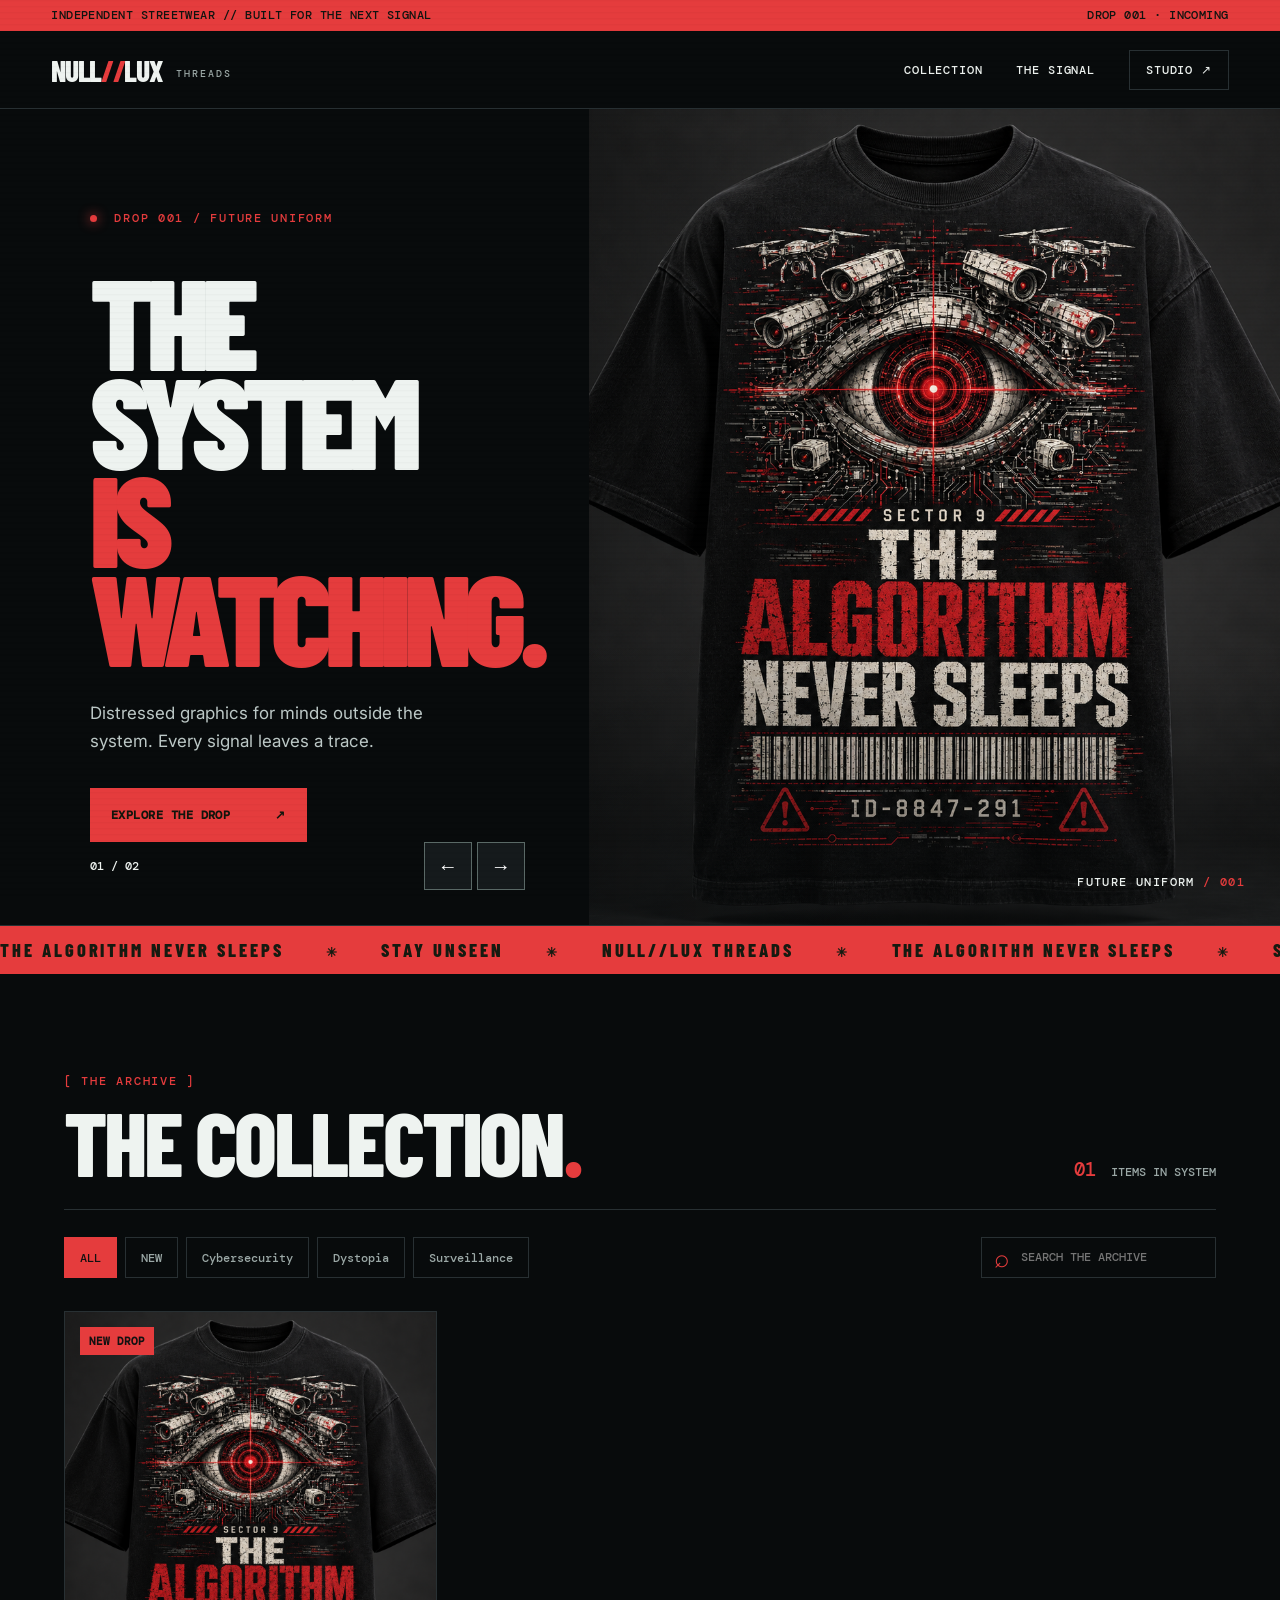
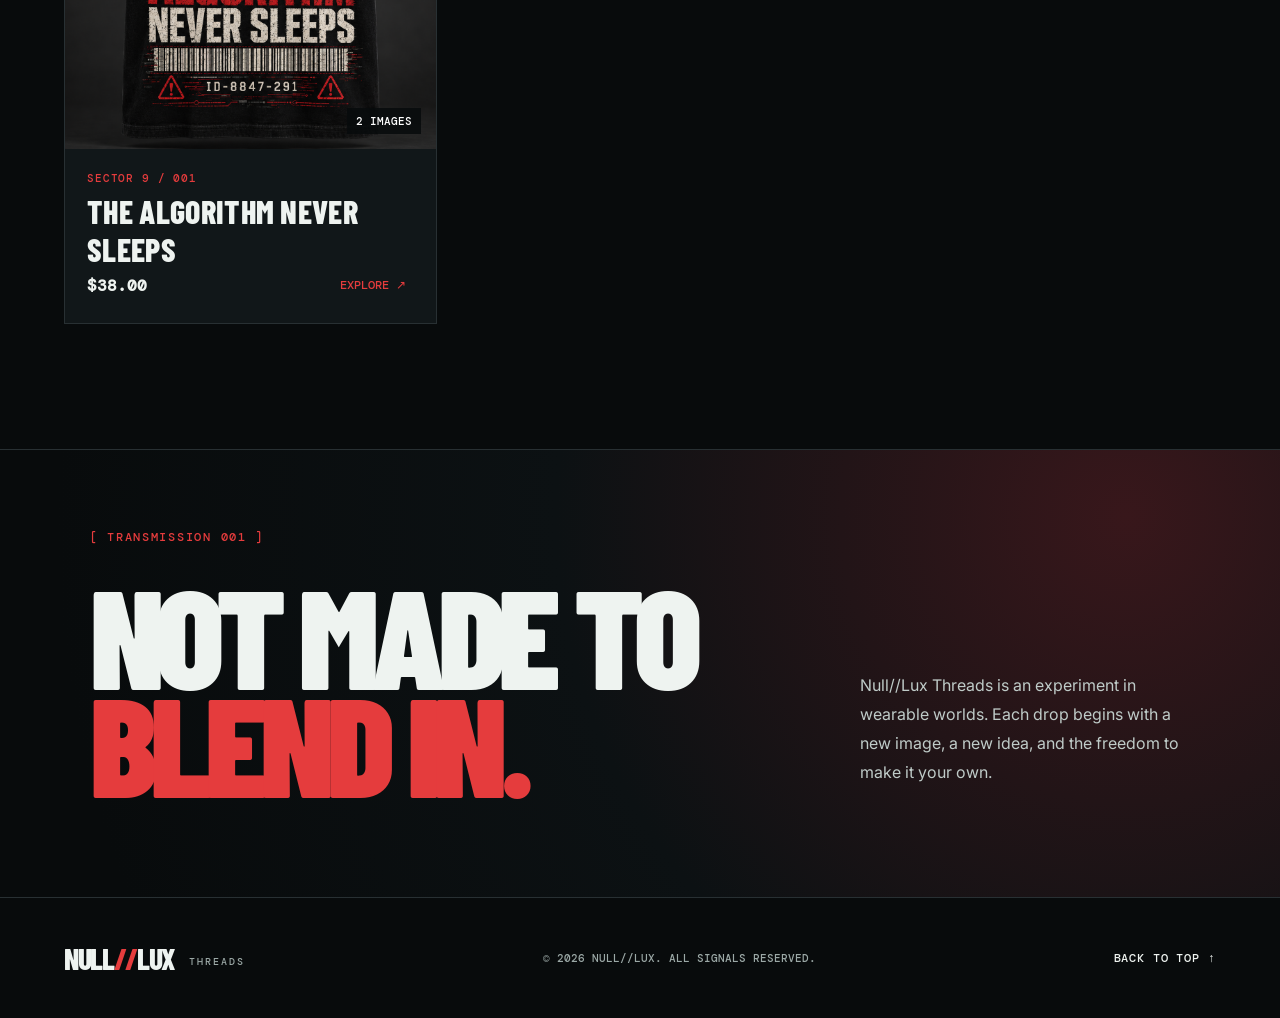
<file: index.html>
<!doctype html>
<html lang="en"><head><meta charset="utf-8"><meta name="viewport" content="width=device-width, initial-scale=1"><meta name="theme-color" content="#080b0c"><meta name="description" content="Null//Lux Threads — future-facing graphic streetwear."><title>NULL//LUX — THREADS</title><link rel="stylesheet" href="styles.css"></head>
<body><div class="scanline" aria-hidden="true"></div><div class="announcement"><span>INDEPENDENT STREETWEAR // BUILT FOR THE NEXT SIGNAL</span><span>DROP 001 · INCOMING</span></div>
<header class="site-header"><a href="#top" class="wordmark" aria-label="Null Lux Threads home">NULL<span>//</span>LUX <small>THREADS</small></a><nav aria-label="Main navigation"><a href="#collection">COLLECTION</a><a href="#dispatch">THE SIGNAL</a><a href="studio.html" class="studio-link">STUDIO ↗</a></nav><button class="menu-button" id="menuButton" aria-label="Open menu" aria-expanded="false">☰</button></header>
<main id="top"><section class="hero"><div class="hero-copy"><div class="eyebrow"><span class="live-dot"></span> DROP 001 / FUTURE UNIFORM</div><h1>THE SYSTEM<br><em>IS WATCHING.</em></h1><p>Distressed graphics for minds outside the system. Every signal leaves a trace.</p><a class="primary-button" href="#collection">EXPLORE THE DROP <span>↗</span></a><div class="hero-foot"><span>01 / <span id="heroTotal">01</span></span><div class="hero-controls"><button id="prevHero" aria-label="Previous featured image">←</button><button id="nextHero" aria-label="Next featured image">→</button></div></div></div><div class="hero-image-wrap"><img id="heroImage" src="assets/algorithm-editorial.png" alt="Black surveillance graphic T-shirt in a dystopian corridor"><div class="hero-image-label">FUTURE UNIFORM <span> / 001</span></div></div></section>
<div class="ticker"><div>THE ALGORITHM NEVER SLEEPS <b>✳</b> STAY UNSEEN <b>✳</b> NULL//LUX THREADS <b>✳</b> THE ALGORITHM NEVER SLEEPS <b>✳</b> STAY UNSEEN <b>✳</b> NULL//LUX THREADS <b>✳</b></div></div>
<section class="collection" id="collection"><div class="section-header"><div><div class="eyebrow">[ THE ARCHIVE ]</div><h2>THE COLLECTION<span class="lime">.</span></h2></div><div class="index-count"><span id="productCount">00</span> ITEMS IN SYSTEM</div></div><div class="toolbar"><div class="filters" id="filters" aria-label="Filter products"></div><label class="search-box"><span>⌕</span><input id="search" type="search" placeholder="SEARCH THE ARCHIVE" aria-label="Search products"></label></div><div class="product-grid" id="productGrid" aria-live="polite"></div><p class="empty" id="emptyState" hidden>NO MATCHES IN THE ARCHIVE. TRY ANOTHER SIGNAL.</p></section>
<section class="dispatch" id="dispatch"><div class="eyebrow">[ TRANSMISSION 001 ]</div><div class="dispatch-inner"><h2>NOT MADE TO<br><em>BLEND IN.</em></h2><p>Null//Lux Threads is an experiment in wearable worlds. Each drop begins with a new image, a new idea, and the freedom to make it your own.</p></div></section></main>
<footer><div class="wordmark">NULL<span>//</span>LUX <small>THREADS</small></div><span>© <span id="year"></span> NULL//LUX. ALL SIGNALS RESERVED.</span><a href="#top">BACK TO TOP ↑</a></footer>
<dialog id="productDialog" class="product-dialog"><button class="dialog-close" id="closeDialog" aria-label="Close product">×</button><div class="dialog-layout"><div class="gallery"><div class="gallery-stage"><img id="dialogImage" alt=""><button id="prevImage" class="gallery-arrow left" aria-label="Previous mockup">←</button><button id="nextImage" class="gallery-arrow right" aria-label="Next mockup">→</button><div class="gallery-counter" id="galleryCounter"></div></div><div id="thumbnails" class="thumbnails"></div></div><div class="dialog-details"><div class="eyebrow" id="dialogCollection"></div><h2 id="dialogName"></h2><p class="price" id="dialogPrice"></p><p id="dialogDescription"></p><div id="dialogTags" class="tags"></div><a id="buyButton" class="primary-button" href="#" target="_blank" rel="noopener noreferrer">VIEW PRODUCT ↗</a><p class="purchase-note" id="purchaseNote"></p><p class="print-note">Printed on demand. Fulfillment and checkout details appear on the linked product page.</p></div></div></dialog>
<script src="app.js" defer></script></body></html>
</file>
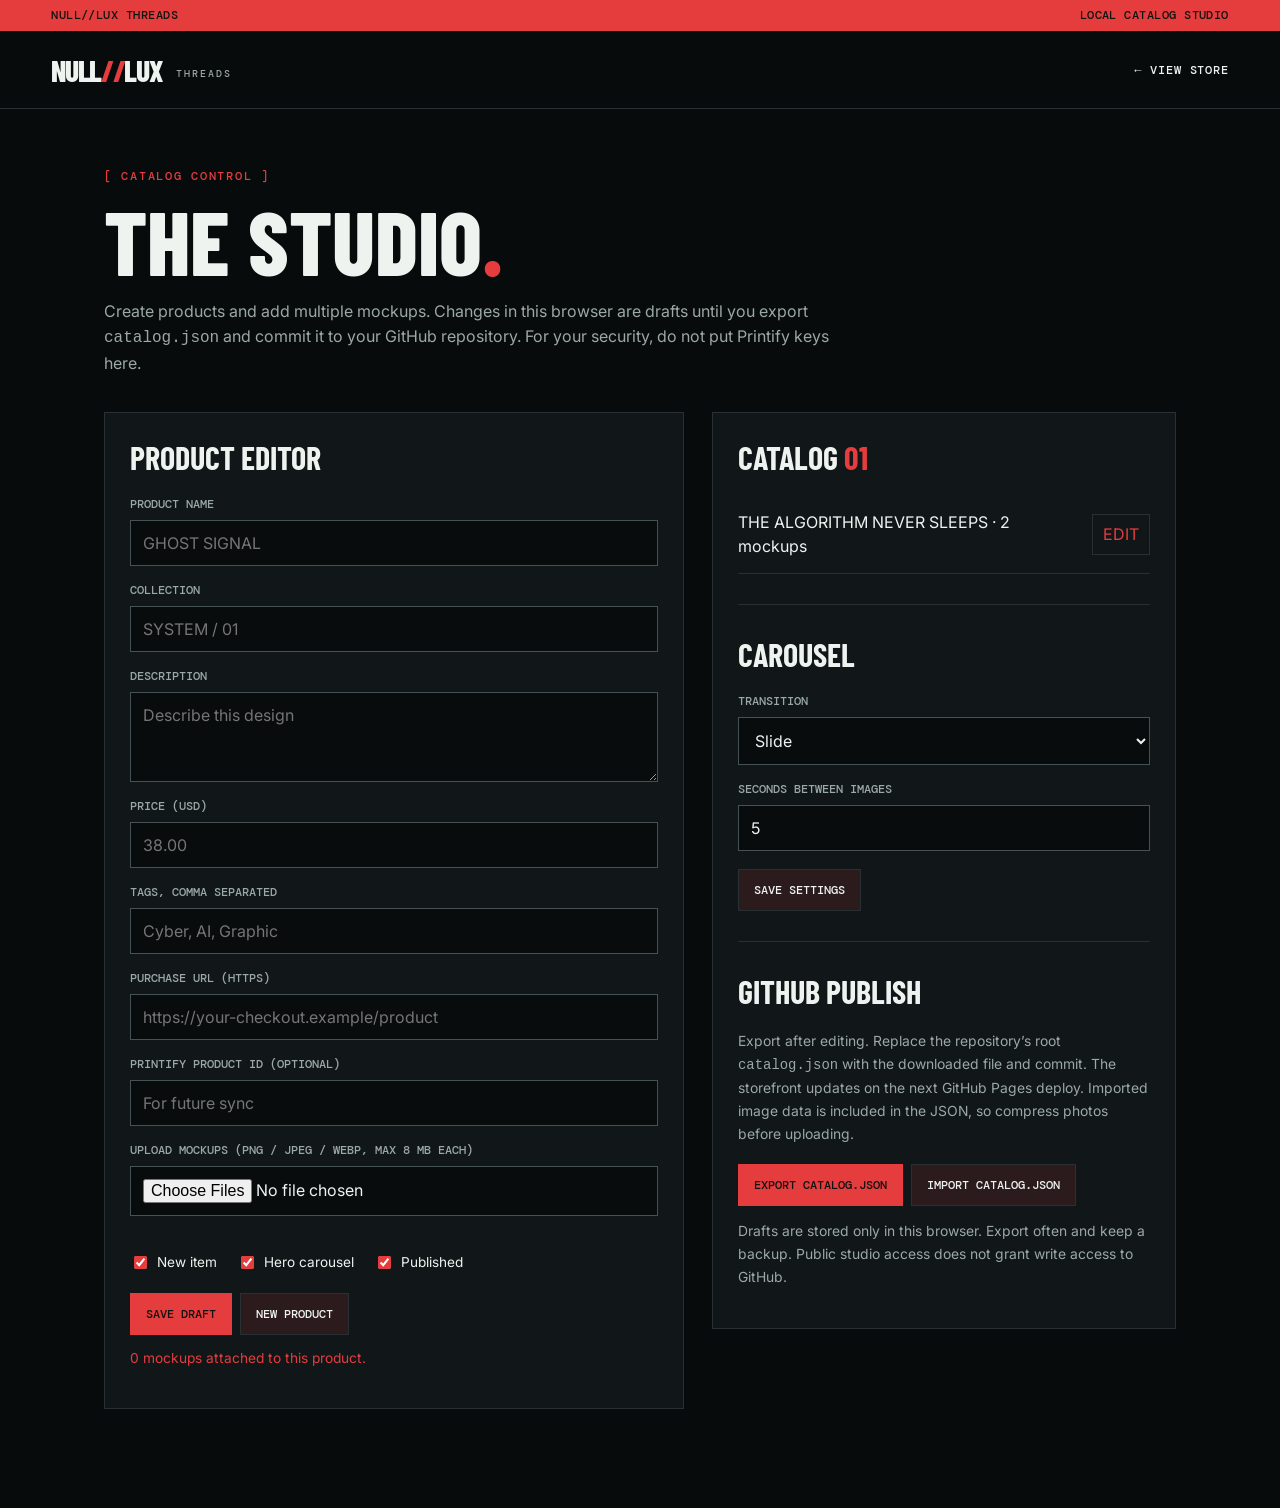
<file: studio.html>
<!doctype html><html lang="en"><head><meta charset="utf-8"><meta name="viewport" content="width=device-width, initial-scale=1"><meta name="theme-color" content="#080b0c"><title>STUDIO — NULL//LUX THREADS</title><link rel="stylesheet" href="styles.css"></head><body><div class="announcement">NULL//LUX THREADS <span>LOCAL CATALOG STUDIO</span></div><header class="site-header"><a href="index.html" class="wordmark">NULL<span>//</span>LUX <small>THREADS</small></a><nav><a href="index.html">← VIEW STORE</a></nav></header><main class="studio-page"><div class="eyebrow">[ CATALOG CONTROL ]</div><h1>THE STUDIO<span class="lime">.</span></h1><p class="studio-intro">Create products and add multiple mockups. Changes in this browser are drafts until you export <code>catalog.json</code> and commit it to your GitHub repository. For your security, do not put Printify keys here.</p><div class="studio-columns"><section class="studio-panel"><h2>PRODUCT EDITOR</h2><form id="productForm"><input id="productId" type="hidden"><label class="field">PRODUCT NAME<input id="name" required maxlength="80" placeholder="GHOST SIGNAL"></label><label class="field">COLLECTION<input id="collection" maxlength="60" placeholder="SYSTEM / 01"></label><label class="field">DESCRIPTION<textarea id="description" maxlength="600" placeholder="Describe this design"></textarea></label><label class="field">PRICE (USD)<input id="price" required type="number" min="0" step="0.01" placeholder="38.00"></label><label class="field">TAGS, COMMA SEPARATED<input id="tags" placeholder="Cyber, AI, Graphic"></label><label class="field">PURCHASE URL (HTTPS)<input id="purchaseUrl" type="url" placeholder="https://your-checkout.example/product"></label><label class="field">PRINTIFY PRODUCT ID (OPTIONAL)<input id="printifyProductId" placeholder="For future sync"></label><label class="field">UPLOAD MOCKUPS (PNG / JPEG / WEBP, MAX 8 MB EACH)<input id="images" type="file" accept="image/png,image/jpeg,image/webp" multiple></label><div class="asset-preview" id="assetPreview"></div><div class="checkrow"><label><input type="checkbox" id="isNew" checked> New item</label><label><input type="checkbox" id="featured" checked> Hero carousel</label><label><input type="checkbox" id="published" checked> Published</label></div><div class="action-row"><button class="accent" type="submit">SAVE DRAFT</button><button id="clearForm" type="button">NEW PRODUCT</button><button id="deleteProduct" class="danger" type="button" hidden>DELETE PRODUCT</button></div></form><p id="status" class="status" role="status"></p></section><aside><section class="studio-panel"><h2>CATALOG <span id="studioCount" class="lime">00</span></h2><ul id="studioList" class="studio-list"></ul><hr class="divider"><h2>CAROUSEL</h2><label class="field">TRANSITION<select id="carouselStyle"><option value="slide">Slide</option><option value="fade">Fade</option></select></label><label class="field">SECONDS BETWEEN IMAGES<input id="carouselSeconds" type="number" min="2" max="20" value="5"></label><div class="action-row"><button id="saveSettings" type="button">SAVE SETTINGS</button></div><hr class="divider"><h2>GITHUB PUBLISH</h2><p class="help">Export after editing. Replace the repository’s root <code>catalog.json</code> with the downloaded file and commit. The storefront updates on the next GitHub Pages deploy. Imported image data is included in the JSON, so compress photos before uploading.</p><div class="action-row"><button id="exportCatalog" class="accent" type="button">EXPORT CATALOG.JSON</button><label for="importCatalog">IMPORT CATALOG.JSON</label><input id="importCatalog" class="hidden-input" type="file" accept="application/json,.json"></div><p class="help">Drafts are stored only in this browser. Export often and keep a backup. Public studio access does not grant write access to GitHub.</p></section></aside></div></main><script src="studio.js" defer></script></body></html>
</file>
<file: styles.css>
@import url('https://fonts.googleapis.com/css2?family=Barlow+Condensed:wght@500;600;700;800;900&family=DM+Mono:wght@400;500&family=Inter:wght@400;500;600;700&display=swap');
:root{--bg:#080b0c;--panel:#111719;--line:#283033;--text:#eef3f0;--muted:#9ba8a6;--lime:#e53c3d;--blue:#a61f28}*{box-sizing:border-box}html{scroll-behavior:smooth}body{margin:0;background:var(--bg);color:var(--text);font:16px/1.55 Inter,Arial,sans-serif}button,input,textarea,select{font:inherit}button,a{touch-action:manipulation}button{cursor:pointer}a{color:inherit;text-decoration:none}img{max-width:100%;display:block}.scanline{position:fixed;inset:0;pointer-events:none;z-index:20;background:repeating-linear-gradient(0deg,transparent 0 4px,#0001 5px 6px);opacity:.27}.announcement{display:flex;justify-content:space-between;gap:16px;background:var(--lime);color:#101410;padding:8px 4vw;font:500 .72rem 'DM Mono',monospace;letter-spacing:.04em}.site-header{height:78px;padding:0 4vw;display:flex;align-items:center;justify-content:space-between;border-bottom:1px solid var(--line);background:#080b0cee;position:relative;z-index:10}.wordmark{font:800 1.85rem 'Barlow Condensed',sans-serif;letter-spacing:-.045em}.wordmark span{color:var(--lime)}.wordmark small{display:inline-block;font:500 .6rem 'DM Mono',monospace;letter-spacing:.21em;vertical-align:middle;margin-left:9px;color:var(--muted)}nav{display:flex;align-items:center;gap:34px}nav a,footer a{font:500 .76rem 'DM Mono',monospace;letter-spacing:.07em}nav a:hover,footer a:hover{color:var(--lime)}.studio-link{border:1px solid var(--line);padding:11px 16px}.menu-button{display:none;background:none;border:0;color:var(--text);font-size:1.5rem}.eyebrow{font:500 .72rem 'DM Mono',monospace;letter-spacing:.15em;color:var(--lime)}.live-dot{display:inline-block;width:7px;height:7px;border-radius:50%;background:var(--lime);box-shadow:0 0 12px var(--lime);margin-right:9px}.hero{min-height:650px;display:grid;grid-template-columns:46% 54%;border-bottom:1px solid var(--line)}.hero-copy{padding:8vw 5vw 35px 7vw;display:flex;flex-direction:column;align-items:flex-start}.hero h1,.dispatch h2{font:900 clamp(4.8rem,10vw,11.5rem)/.77 'Barlow Condensed',Impact,sans-serif;letter-spacing:-.055em;margin:45px 0 33px}.hero h1 em,.dispatch h2 em{font-style:normal;color:var(--lime)}.hero-copy>p{color:#bdc9c7;max-width:390px;font-size:1.06rem;line-height:1.7;margin:0 0 32px}.primary-button{display:inline-flex;align-items:center;justify-content:space-between;gap:45px;background:var(--lime);color:#11150c;padding:16px 20px;font:700 .77rem 'DM Mono',monospace;letter-spacing:.04em;border:1px solid var(--lime);min-height:54px}.primary-button:hover{background:#ff6969}.hero-foot{margin-top:auto;width:100%;display:flex;justify-content:space-between;align-items:center;font:500 .74rem 'DM Mono',monospace}.hero-controls{display:flex;gap:5px}.hero-controls button,.gallery-arrow{background:#151a1c;border:1px solid #5a6966;color:white;width:48px;height:48px;font-size:1.25rem}.hero-controls button:hover,.gallery-arrow:hover{color:var(--lime);border-color:var(--lime)}.hero-image-wrap{position:relative;overflow:hidden;background:#132027}.hero-image-wrap:after{content:'';position:absolute;inset:0;background:linear-gradient(90deg,#080b0c33,transparent 45%),linear-gradient(0deg,#080b0c77,transparent 35%);pointer-events:none}.hero-image-wrap img{width:100%;height:100%;object-fit:cover;transition:opacity .38s,transform .5s}.hero-image-wrap img.fade{opacity:.15}.hero-image-label{position:absolute;z-index:1;right:35px;bottom:35px;font:500 .72rem 'DM Mono',monospace;letter-spacing:.12em}.hero-image-label span{color:var(--lime)}.ticker{background:var(--lime);color:#151a10;overflow:hidden;white-space:nowrap;padding:13px 0;font:800 1.15rem 'Barlow Condensed',sans-serif;letter-spacing:.16em}.ticker div{width:max-content;animation:marquee 26s linear infinite}.ticker b{padding:0 35px;font-size:.8rem}@keyframes marquee{to{transform:translateX(-50%)}}.collection{padding:100px 5vw 125px;max-width:1600px;margin:auto}.section-header{display:flex;justify-content:space-between;align-items:end;border-bottom:1px solid var(--line);padding-bottom:27px}.section-header h2{font:800 clamp(3.8rem,7vw,7rem)/.9 'Barlow Condensed',sans-serif;letter-spacing:-.035em;margin:12px 0 0}.lime{color:var(--lime)}.index-count{font:500 .72rem 'DM Mono',monospace;color:var(--muted)}.index-count span{font-size:1.2rem;color:var(--lime);margin-right:8px}.toolbar{display:flex;justify-content:space-between;gap:20px;margin:27px 0 33px}.filters{display:flex;flex-wrap:wrap;gap:8px}.filter{border:1px solid var(--line);background:transparent;color:var(--muted);font:500 .74rem 'DM Mono',monospace;padding:10px 15px}.filter.active,.filter:hover{border-color:var(--lime);color:#111;background:var(--lime)}.search-box{display:flex;align-items:center;border:1px solid var(--line);min-width:235px;padding:0 12px;color:var(--lime)}.search-box span{font-size:1.6rem}.search-box input{min-width:0;width:100%;border:0;outline:0;background:transparent;color:var(--text);font:500 .72rem 'DM Mono',monospace;padding:11px}.search-box:focus-within{border-color:var(--lime)}.product-grid{display:grid;grid-template-columns:repeat(3,minmax(0,1fr));gap:16px}.product-card{border:1px solid var(--line);background:var(--panel);overflow:hidden}.card-image{position:relative;aspect-ratio:4/4.7;background:#182225;overflow:hidden;border:0;padding:0;width:100%;display:block}.card-image img{width:100%;height:100%;object-fit:cover;transition:transform .4s}.card-image:hover img{transform:scale(1.045)}.badge{position:absolute;top:15px;left:15px;background:var(--lime);color:#111;font:700 .68rem 'DM Mono',monospace;padding:7px 9px}.image-count{position:absolute;right:15px;bottom:15px;background:#080b0cdd;color:#fff;padding:6px 9px;font:500 .7rem 'DM Mono',monospace}.card-info{padding:22px}.card-meta{color:var(--lime);font:500 .67rem 'DM Mono',monospace;letter-spacing:.08em}.card-info h3{font:800 2rem 'Barlow Condensed',sans-serif;margin:7px 0 2px;letter-spacing:.01em}.card-bottom{display:flex;justify-content:space-between;align-items:center;gap:12px}.card-bottom strong{font:600 1rem 'DM Mono',monospace}.card-bottom button{color:var(--lime);background:transparent;border:0;font:500 .72rem 'DM Mono',monospace;padding:8px}.empty{color:var(--muted);font:500 .85rem 'DM Mono',monospace;padding:40px 0}.dispatch{border-top:1px solid var(--line);background:radial-gradient(circle at 88% 15%,#38171b,#0c1113 48%,#080b0c 90%);padding:80px 7vw 100px}.dispatch-inner{display:flex;gap:60px;align-items:end;justify-content:space-between}.dispatch h2{font-size:clamp(5rem,11vw,11rem);margin:35px 0 0}.dispatch p{max-width:330px;color:#bfcbc8;line-height:1.8;margin-bottom:10px}footer{border-top:1px solid var(--line);padding:42px 5vw;display:flex;justify-content:space-between;align-items:center;gap:20px}footer>span{font:500 .7rem 'DM Mono',monospace;color:var(--muted)}dialog{color:var(--text)}.product-dialog{width:min(1000px,96vw);max-height:92vh;padding:0;border:1px solid #53604a;background:#0e1315;box-shadow:0 40px 100px #000a}.product-dialog::backdrop{background:#000d;backdrop-filter:blur(7px)}.dialog-close{position:absolute;right:12px;top:8px;z-index:2;color:white;background:#0b1010dd;border:0;font-size:2rem;width:44px;height:44px}.dialog-layout{display:grid;grid-template-columns:55% 45%}.gallery{padding:20px}.gallery-stage{position:relative;background:#172023;aspect-ratio:1}.gallery-stage img{width:100%;height:100%;object-fit:contain}.gallery-arrow{position:absolute;top:50%;transform:translateY(-50%);background:#0a0e0dcc}.gallery-arrow.left{left:10px}.gallery-arrow.right{right:10px}.gallery-counter{position:absolute;right:12px;bottom:12px;background:#080b0cdd;padding:5px 9px;font:500 .7rem 'DM Mono',monospace}.thumbnails{display:flex;overflow:auto;gap:9px;margin-top:12px}.thumbnails button{width:68px;height:68px;flex:none;padding:0;border:1px solid var(--line);background:#111}.thumbnails button.active{border:2px solid var(--lime)}.thumbnails img{width:100%;height:100%;object-fit:cover}.dialog-details{padding:65px 35px 35px}.dialog-details h2{font:800 clamp(2.7rem,5vw,4.7rem)/.95 'Barlow Condensed',sans-serif;margin:15px 0}.dialog-details .price{color:var(--lime);font:600 1.3rem 'DM Mono',monospace}.dialog-details>p:not(.price){color:var(--muted)}.tags{display:flex;flex-wrap:wrap;gap:7px;margin:28px 0}.tags span{border:1px solid var(--line);padding:6px 9px;font:500 .7rem 'DM Mono',monospace}.dialog-details .primary-button{width:100%}.dialog-details .primary-button.disabled{background:#313d34;color:#aab5aa;border-color:#313d34;pointer-events:none}.print-note,.purchase-note{font-size:.8rem;line-height:1.6}.studio-page{max-width:1200px;margin:auto;padding:60px 5vw 100px}.studio-page h1{font:800 clamp(3.5rem,7vw,6rem)/.95 'Barlow Condensed',sans-serif;margin:14px 0}.studio-intro{color:var(--muted);max-width:760px}.studio-columns{display:grid;grid-template-columns:minmax(0,1fr) minmax(290px,.8fr);gap:28px;margin-top:36px}.studio-panel{border:1px solid var(--line);background:var(--panel);padding:25px}.studio-panel h2{font:700 2rem 'Barlow Condensed',sans-serif;margin:0 0 20px}.field{display:flex;flex-direction:column;gap:8px;margin:16px 0;color:var(--muted);font:500 .78rem 'DM Mono',monospace}.field input,.field textarea,.field select{background:#080c0d;border:1px solid #455152;color:var(--text);padding:12px;outline:none;width:100%;font:400 1rem Inter,sans-serif}.field :focus{border-color:var(--lime)}.field textarea{min-height:90px;resize:vertical}.checkrow{display:flex;gap:20px;flex-wrap:wrap;margin:20px 0;color:var(--text);font-size:.85rem}.checkrow label{display:flex;align-items:center;gap:7px}.checkrow input{accent-color:var(--lime)}.action-row{display:flex;flex-wrap:wrap;gap:8px;margin-top:18px}.action-row button,.action-row label{padding:12px 15px;border:1px solid var(--line);background:#2b1b1d;color:var(--text);font:500 .73rem 'DM Mono',monospace;cursor:pointer}.action-row button:hover,.action-row label:hover{border-color:var(--lime)}.action-row .accent{background:var(--lime);color:#111;border-color:var(--lime)}.action-row .danger{color:#ff9d91}.asset-preview{display:flex;gap:8px;flex-wrap:wrap;margin:12px 0}.asset-preview div{position:relative}.asset-preview img{width:80px;height:80px;object-fit:cover}.asset-preview button{position:absolute;right:0;top:0;background:#090c0c;color:white;border:0}.studio-list{list-style:none;padding:0;margin:0}.studio-list li{padding:14px 0;border-bottom:1px solid var(--line);display:flex;justify-content:space-between;gap:10px;align-items:center}.studio-list button{background:none;border:1px solid var(--line);color:var(--lime);padding:7px 10px}.help{font-size:.87rem;line-height:1.65;color:var(--muted)}.status{min-height:1.5em;color:var(--lime);font-size:.86rem}.hidden-input{display:none}.divider{border:0;border-top:1px solid var(--line);margin:30px 0}@media(max-width:800px){.hero{grid-template-columns:1fr;min-height:0}.hero-copy{padding:55px 6vw 35px;min-height:470px}.hero h1{font-size:clamp(5rem,18vw,9rem);margin:32px 0 25px}.hero-image-wrap{height:440px}.product-grid{grid-template-columns:repeat(2,minmax(0,1fr))}.dispatch-inner{display:block}.studio-columns{grid-template-columns:1fr}.dialog-layout{grid-template-columns:1fr}.product-dialog{overflow:auto}.gallery-stage{aspect-ratio:4/3}.dialog-details{padding:25px}.announcement span:last-child{display:none}}@media(max-width:560px){.site-header{height:65px}.wordmark{font-size:1.55rem}.wordmark small{font-size:.53rem}.menu-button{display:block}nav{display:none;position:absolute;top:65px;left:0;right:0;background:#101617;flex-direction:column;align-items:stretch;gap:0;padding:14px 5vw;border-bottom:1px solid var(--line)}nav.open{display:flex}nav a{padding:15px}.hero-copy{min-height:440px}.hero-image-wrap{height:300px}.hero-image-label{right:16px;bottom:17px}.collection{padding:75px 4vw}.section-header h2{font-size:3.8rem}.index-count{font-size:.62rem;max-width:95px;text-align:right}.toolbar{display:block}.search-box{margin-top:15px}.product-grid{gap:9px}.card-info{padding:13px}.card-info h3{font-size:1.55rem}.card-bottom{align-items:flex-start;flex-direction:column}.card-bottom strong{font-size:.85rem}.card-image{aspect-ratio:3/4}.dispatch{padding:75px 6vw}.dispatch h2{font-size:22vw}footer{align-items:flex-start;flex-direction:column}.gallery{padding:8px}.gallery-stage{aspect-ratio:1}.dialog-details{padding:20px}.dialog-details h2{font-size:3.5rem}}@media(prefers-reduced-motion:reduce){*,*:before,*:after{scroll-behavior:auto!important;animation-duration:.01ms!important;transition-duration:.01ms!important}}
</file>
